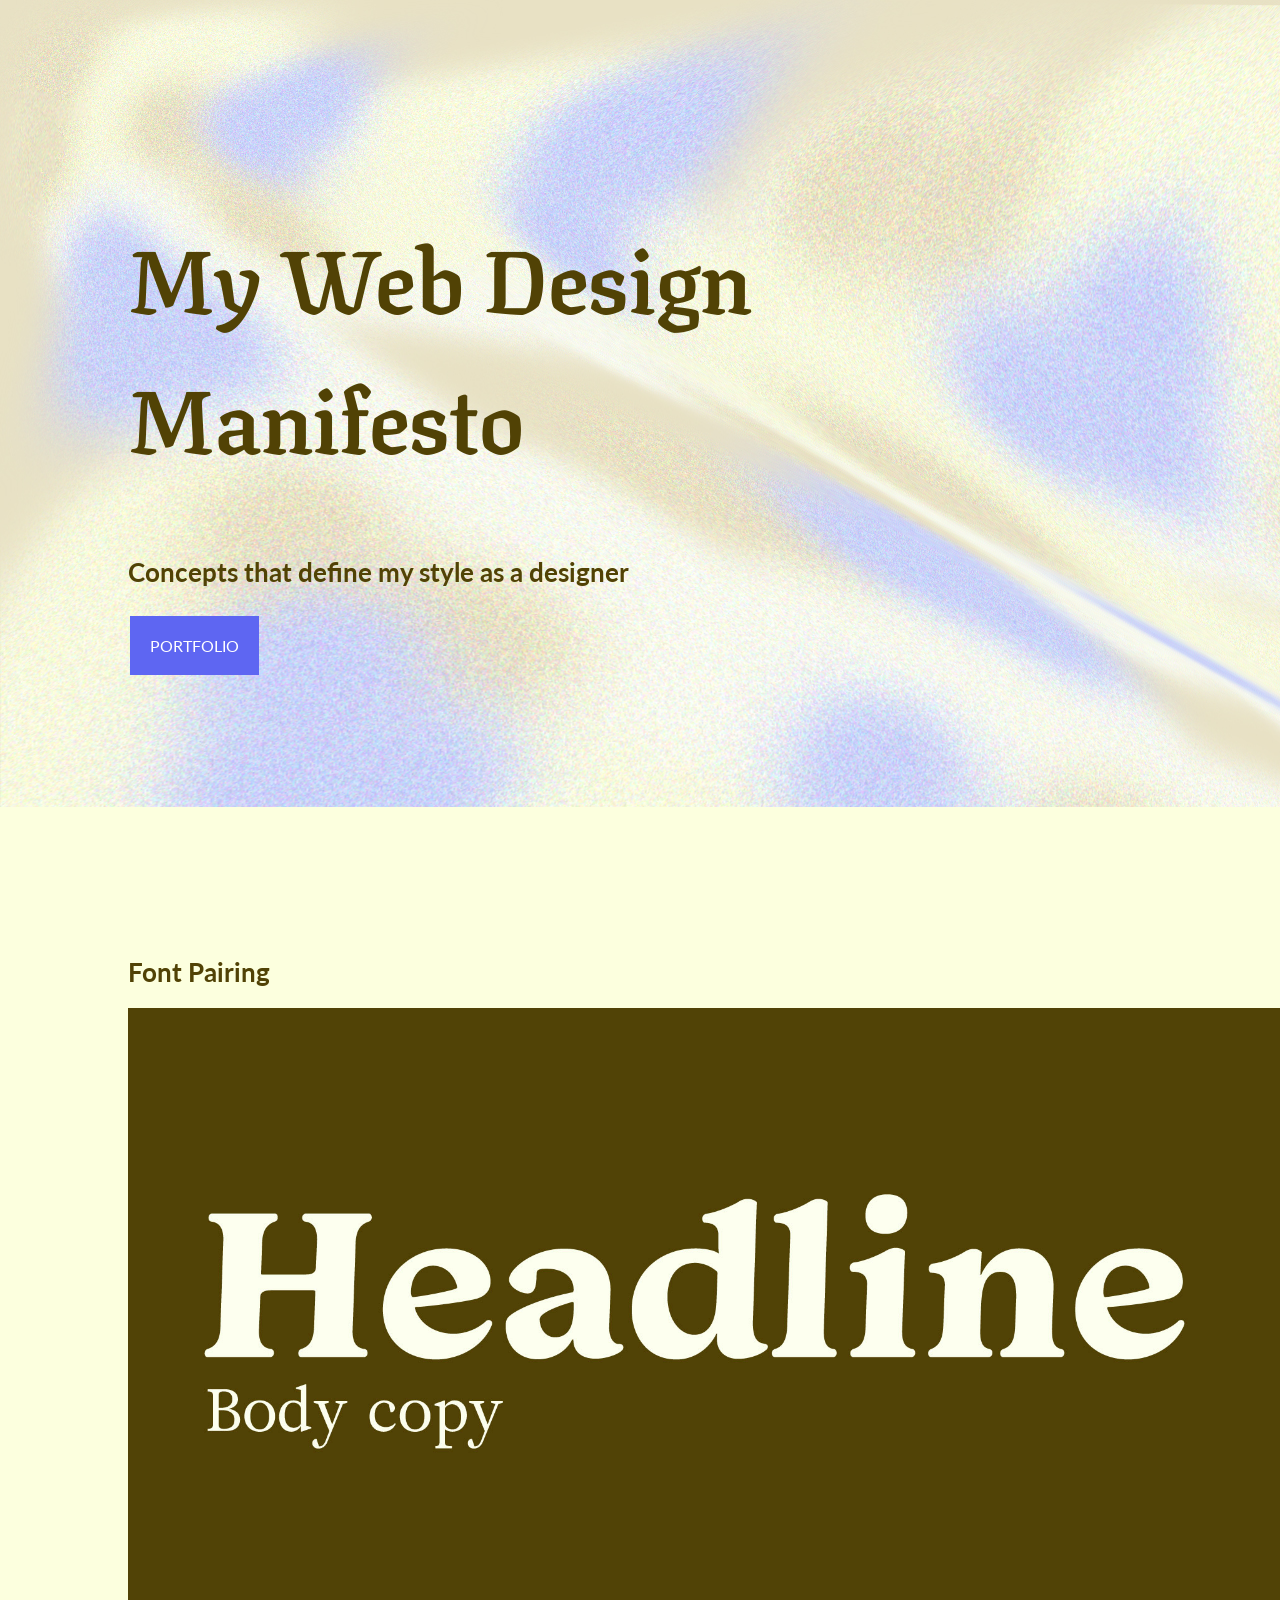
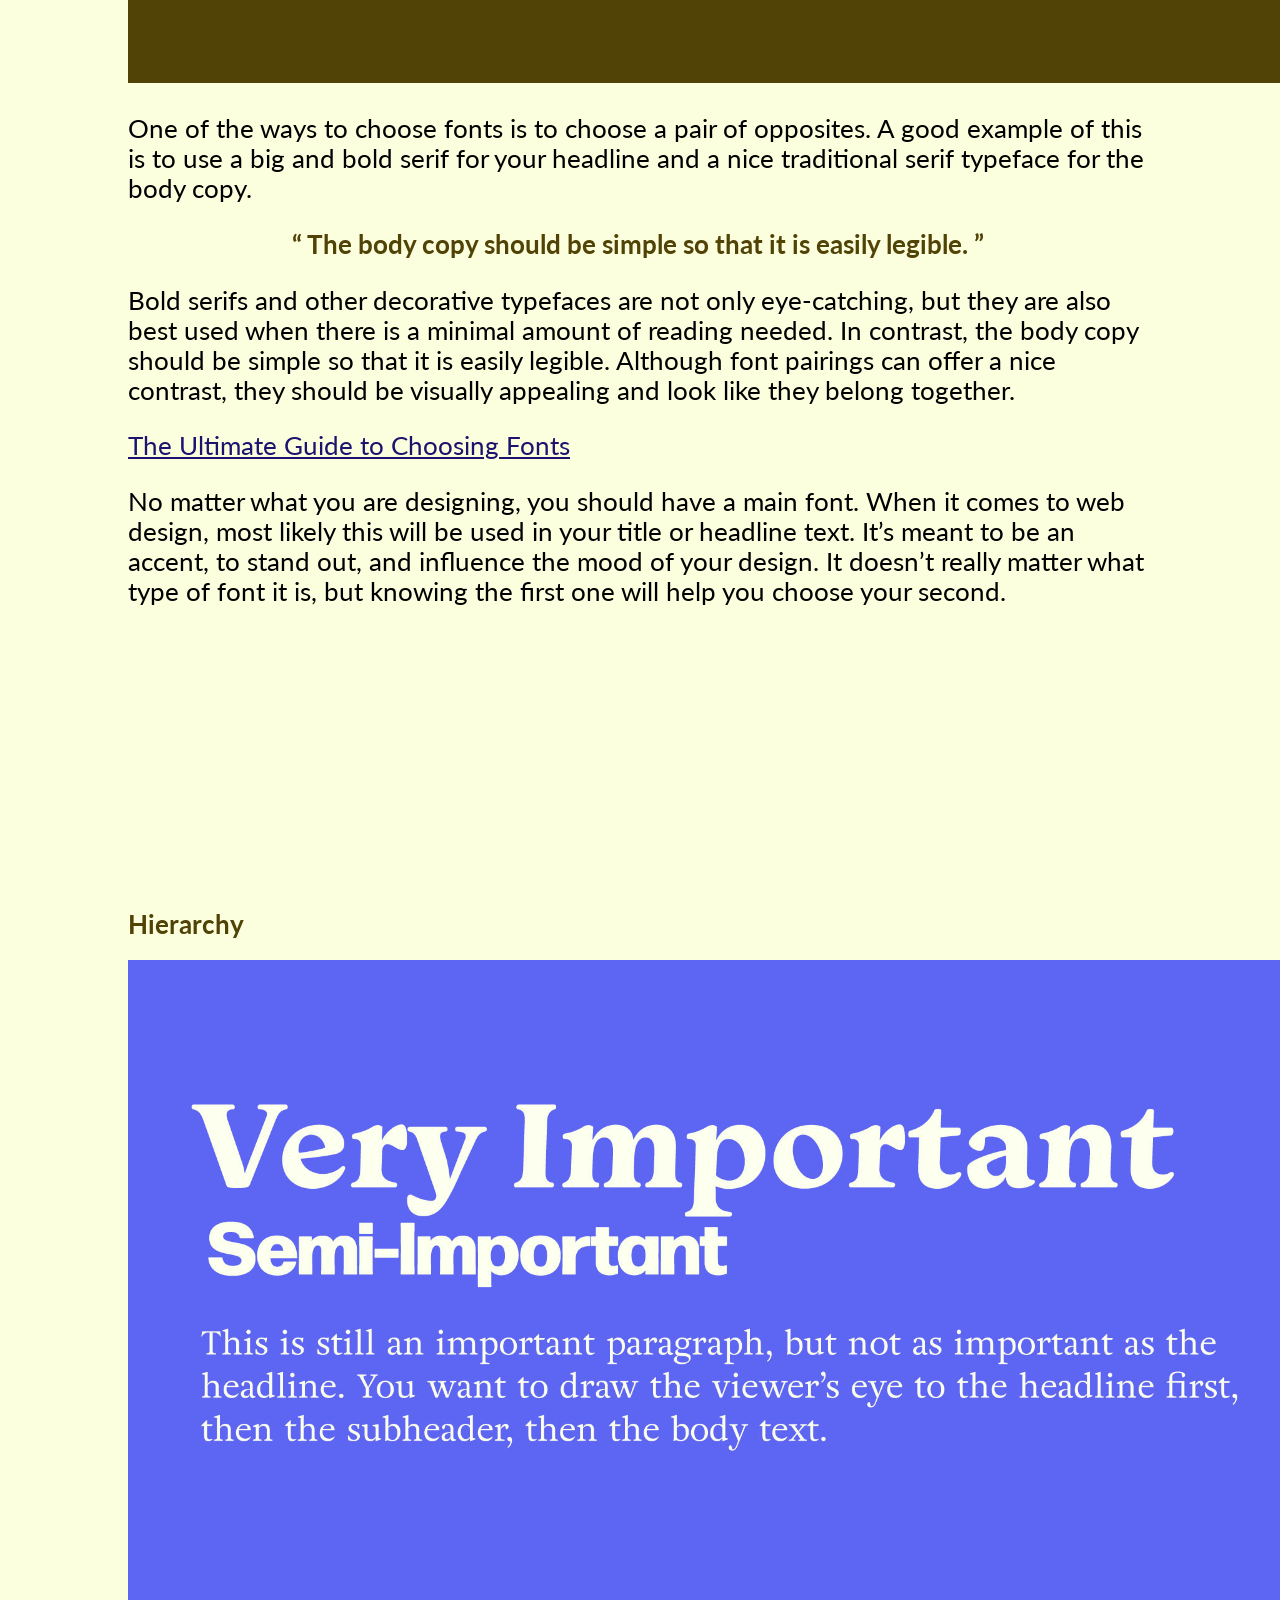
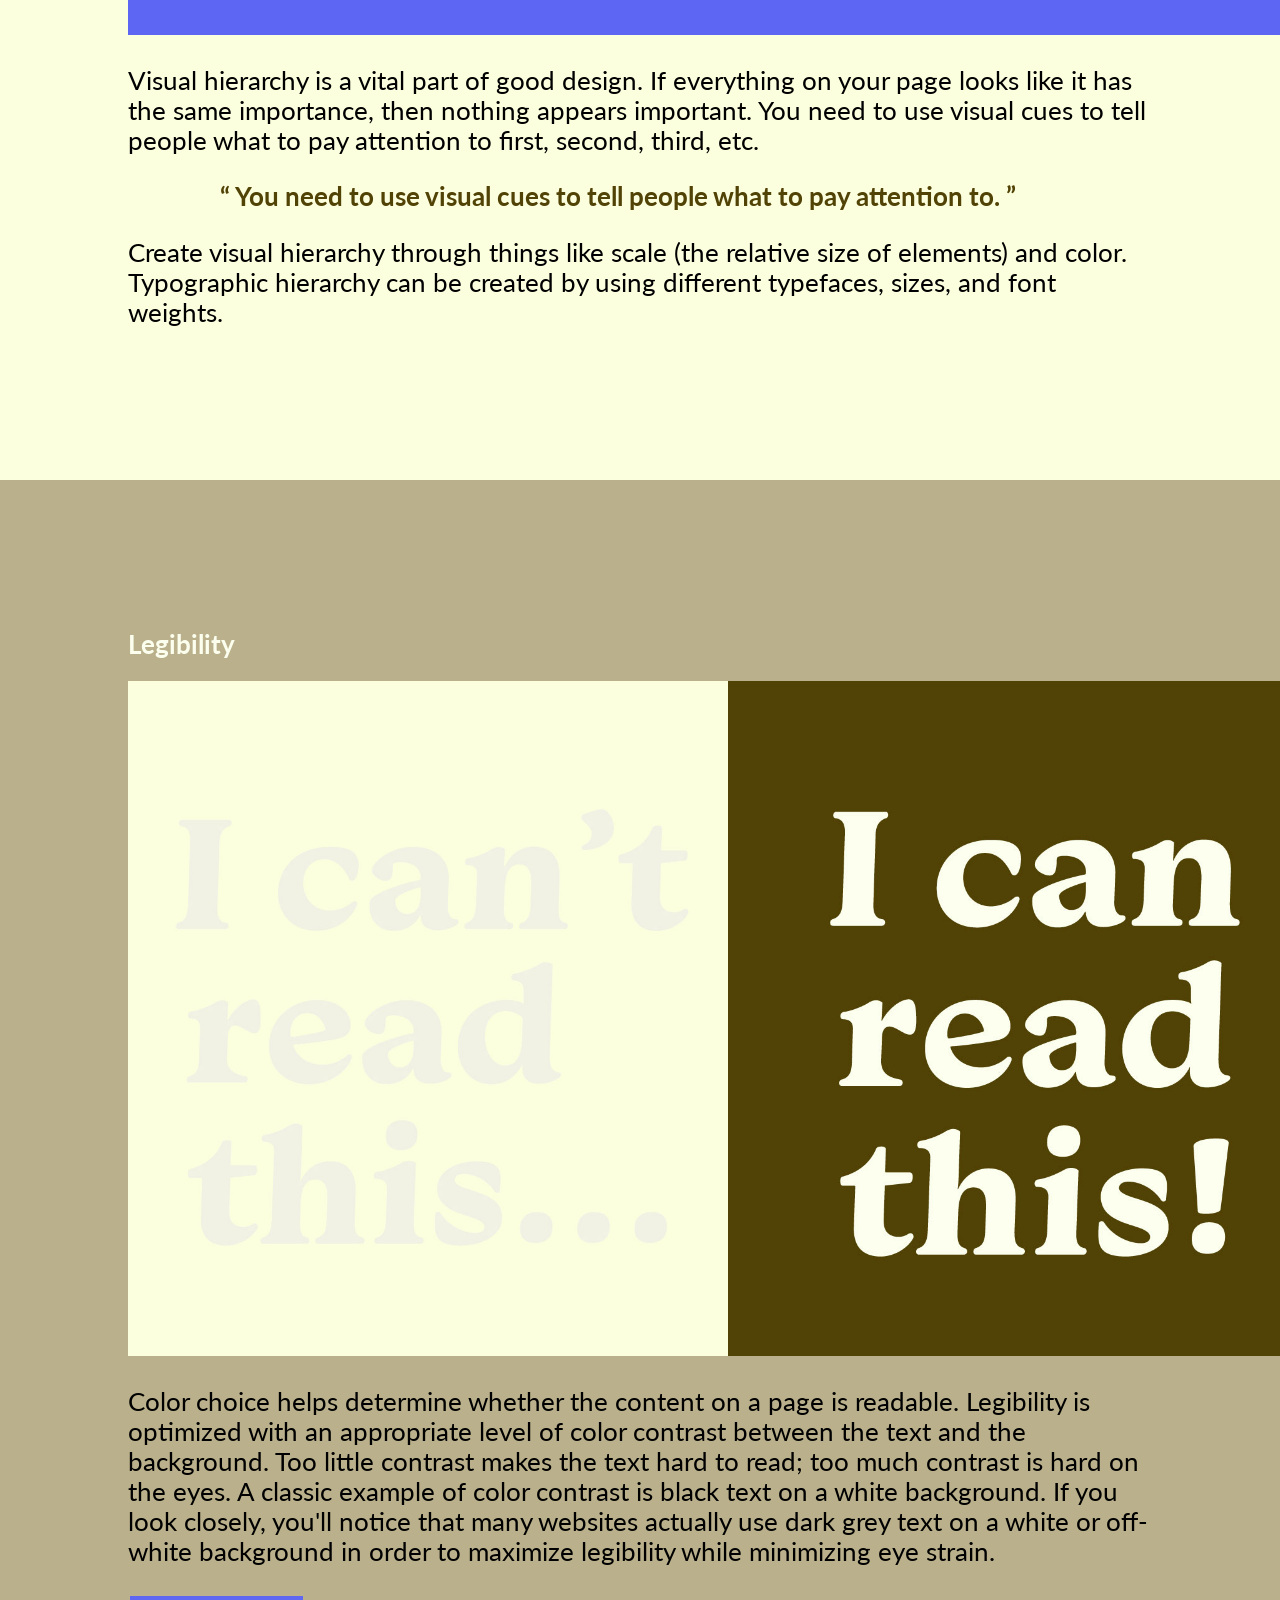
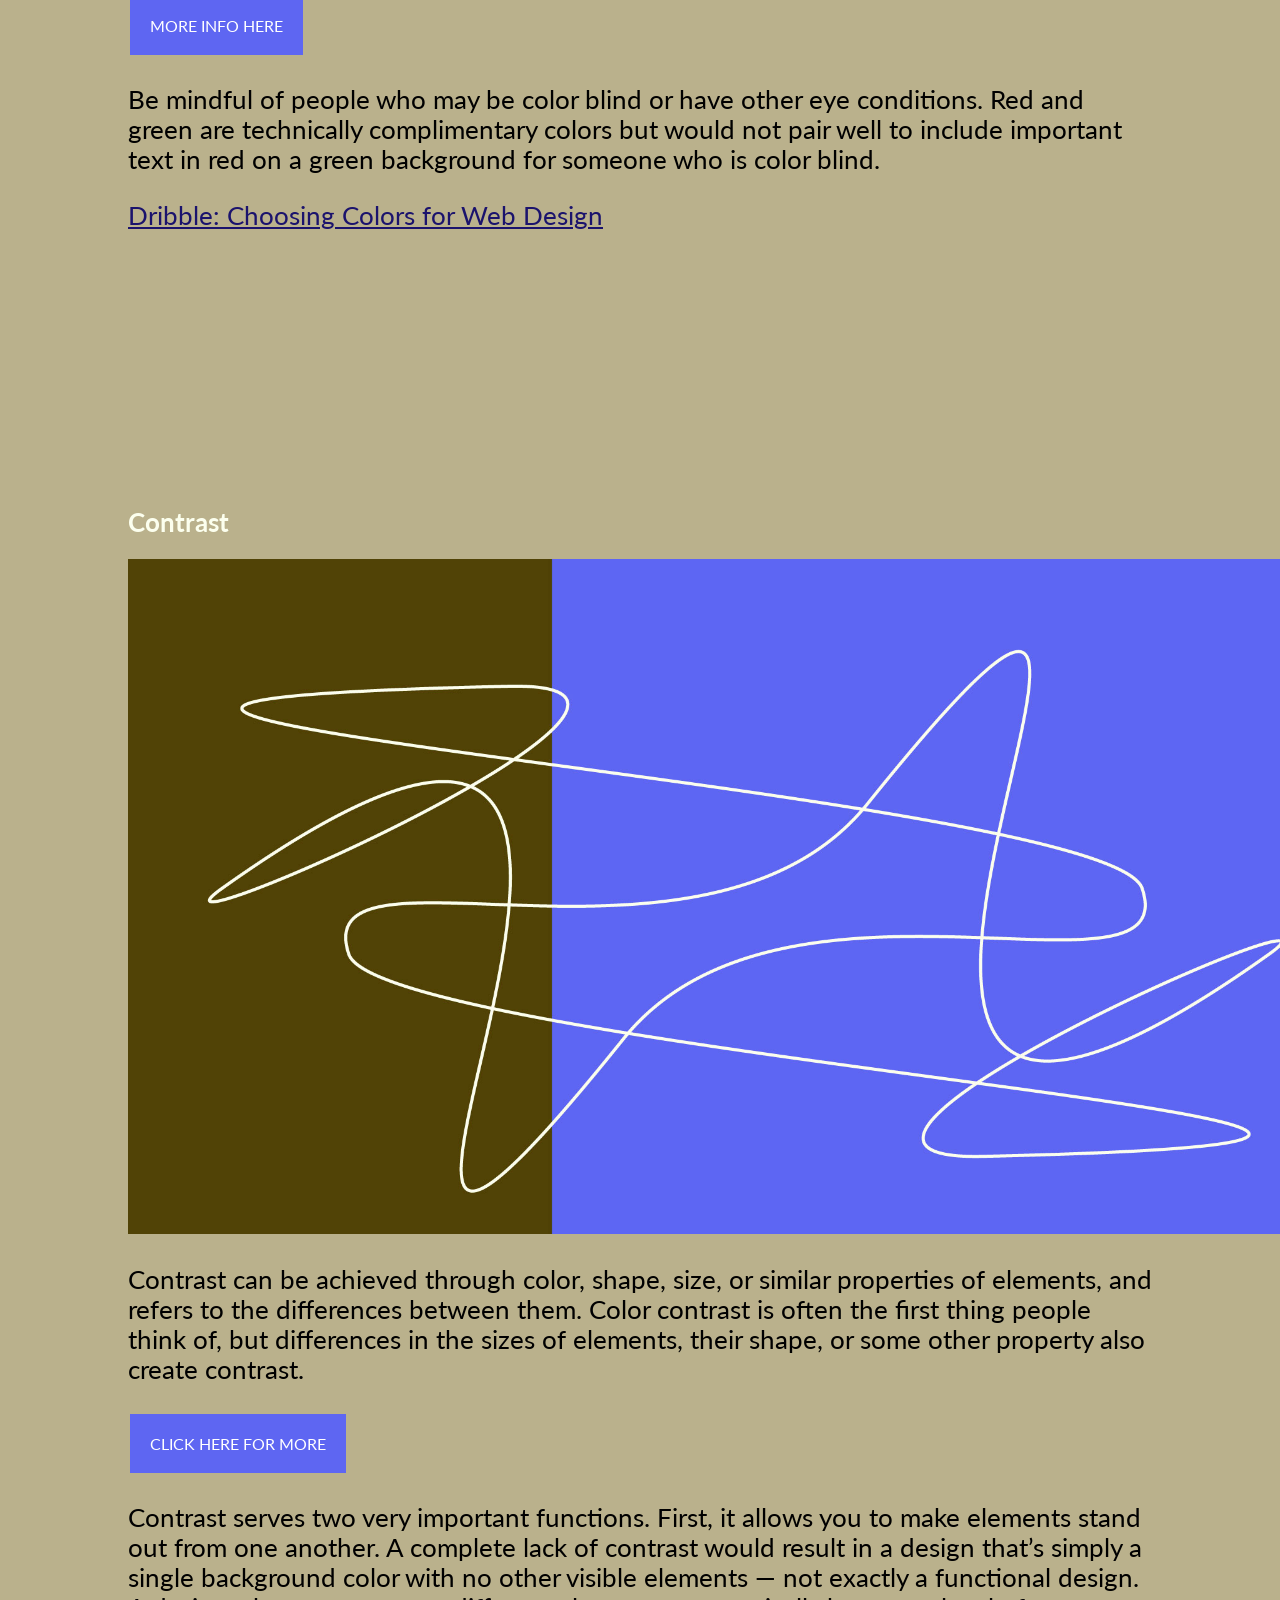
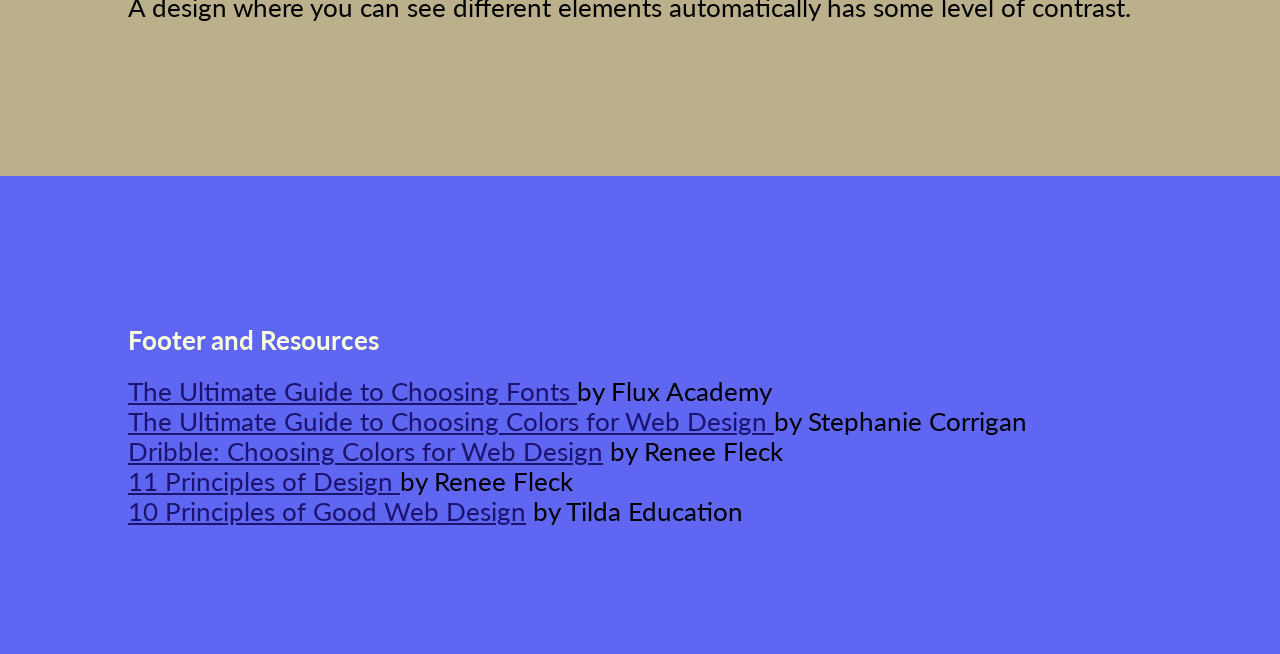
<file: index.html>
<!doctype html>
<html>
<head>
<meta charset="UTF-8">
<title> My Web Design Manifesto </title>
<link href="CSS Style Sheet.css" rel="stylesheet" type="text/css">
	
<link rel="preconnect" href="https://fonts.googleapis.com">
<link rel="preconnect" href="https://fonts.gstatic.com" crossorigin>
<link href="https://fonts.googleapis.com/css2?family=Lato:ital,wght@0,100;0,300;0,400;0,700;0,900;1,100;1,300;1,400;1,700;1,900&display=swap " rel="stylesheet">

<link rel="preconnect" href="https://fonts.googleapis.com">
<link rel="preconnect" href="https://fonts.gstatic.com" crossorigin>
<link href="https://fonts.googleapis.com/css2?family=Texturina:ital,opsz,wght@0,12..72,800;1,12..72,800&display=swap" rel="stylesheet">

</head>
	
<body>

	<!--Hero Section-->
	<section class="hero">
		<h1> My Web Design Manifesto </h1>  
		<h3> Concepts that define my style as a designer</h3>
		<div class="button">
			<a href="https://ellefortman.myportfolio.com" target="_blank">PORTFOLIO</a>
		</div>
	</section>
	
	<!--Typography Section-->
	<section>
	<h2> Font Pairing </h2>
	<img src="Images/fontpairing.jpg" alt="font pairing image" width="1200" height="auto"/> 
	<p> One of the ways to choose fonts is to choose a pair of opposites. A good example of this is to use a big and bold serif for your headline and a nice traditional serif typeface for the body copy. </p>
		
	<q class="qstyle1"> The body copy should be simple so that it is easily legible. </q>
	
	<p> Bold serifs and other decorative typefaces are not only eye-catching, but they are also best used when there is a minimal amount of reading needed. In contrast, the body copy should be simple so that it is easily legible. Although font pairings can offer a nice contrast, they should be visually appealing and look like they belong together. </p>
		
	<a href="https://www.flux-academy.com/blog/the-ultimate-guide-to-choosing-fonts" target="_blank"> The Ultimate Guide to Choosing Fonts </a>
		
	<p> No matter what you are designing, you should have a main font. When it comes to web design, most likely this will be used in your title or headline text. It’s meant to be an accent, to stand out, and influence the mood of your design. It doesn’t really matter what type of font it is, but knowing the first one will help you choose your second.</p>
	
	</section>
	
	<section>
	<h2> Hierarchy </h2>
	<img src="Images/hierarchy.jpg" alt="hierarchy image" width="1200" height="auto"/>
	<p> Visual hierarchy is a vital part of good design. If everything on your page looks like it has the same importance, then nothing appears important. You need to use visual cues to tell people what to pay attention to first, second, third, etc.</p>
	
	<q class="qstyle2"> You need to use visual cues to tell people what to pay attention to. </q>
		
	<p> Create visual hierarchy through things like scale (the relative size of elements) and color. Typographic hierarchy can be created by using different typefaces, sizes, and font weights.</p>
	</section>
	
	<section class="sectionBG">
	<h2 class="h2cream"> Legibility </h2>
  	<img src="Images/legibility.jpg" alt="non-legible image" width="1200" height="auto"/>

	<p> Color choice helps determine whether the content on a page is readable. Legibility is optimized with an appropriate level of color contrast between the text and the background. Too little contrast makes the text hard to read; too much contrast is hard on the eyes. A classic example of color contrast is black text on a white background. If you look closely, you'll notice that many websites actually use dark grey text on a white or off-white background in order to maximize legibility while minimizing eye strain.</p>
		
	<div class="button">
			<a href="https://www.flux-academy.com/blog/ultimate-guide-to-choosing-colors-for-web-design" target="_blank">MORE INFO HERE</a>
		</div>
	
	<p> Be mindful of people who may be color blind or have other eye conditions. Red and green are technically complimentary colors but would not pair well to include important text in red on a green background for someone who is color blind.</p>
		
	<a href="https://dribbble.com/stories/2018/12/19/choosing-colors-for-web-design-a-practical-ui-color-application-guide" target="_blank"> Dribble: Choosing Colors for Web Design</a>
	
	</section>
	
	<section class="sectionBG">
	<h2 class="h2cream"> Contrast </h2>
	<img src="Images/contrast.jpg" alt="contrasting colors image" width="1200" height="auto"/>
	<p> Contrast can be achieved through color, shape, size, or similar properties of elements, and refers to the differences between them. Color contrast is often the first thing people think of, but differences in the sizes of elements, their shape, or some other property also create contrast.</p>
		
	<div class="button">
			<a href="https://tilda.education/en/web-design-principles#color" target="_blank">CLICK HERE FOR MORE</a>
		</div>
		
	<p> Contrast serves two very important functions. First, it allows you to make elements stand out from one another. A complete lack of contrast would result in a design that’s simply a single background color with no other visible elements — not exactly a functional design. A design where you can see different elements automatically has some level of contrast.</p>
	</section>
	
	<footer>
	<h2 class="h3footer"> Footer and Resources </h2>
		
		<a href="https://www.flux-academy.com/blog/the-ultimate-guide-to-choosing-fonts" target="_blank"> The Ultimate Guide to Choosing Fonts </a> by Flux Academy
		<br>
		<a href="https://www.flux-academy.com/blog/ultimate-guide-to-choosing-colors-for-web-design" target="_blank"> The Ultimate Guide to Choosing Colors for Web Design </a> 	by Stephanie Corrigan
		<br>
		<a href="https://dribbble.com/stories/2018/12/19/choosing-colors-for-web-design-a-practical-ui-color-application-guide" target="_blank"> Dribble: Choosing Colors for 	Web Design</a> by Renee Fleck
		<br>
		<a href="https://dribbble.com/resources/education/principles-of-design" target="_blank"> 11 Principles of Design </a> by Renee Fleck
		<br> 
		<a href="https://tilda.education/en/web-design-principles" target="_blank"> 10 Principles of Good Web Design</a> by Tilda Education
	</footer>
		

	
	
</body>
</html>
</file>
<file: CSS Style Sheet.css>
@charset "UTF-8";

body {
	
	font-family: "Lato", sans-serif;
  	font-weight: 400;
  	font-style: normal;
	font-size: 1.6em;
	font-color: #514205;
  	font-variation-settings:
    "width" 100;

	margin: 0;
}

/*original font for title of hero section
	font-family: "Lato", sans-serif;
  	font-weight: 900;
  	font-style: normal;
*/

h1	{
  font-family: "Texturina", serif;
  font-optical-sizing: auto;
  font-weight: 700;
  font-style: normal;
	font-size: 7vw;
	color: #514205;
}

h2	{
  	font-family: "Lato", sans-serif;
  	font-weight: 700;
  	font-style: normal;
	font-size: 2vw;
	color: #514205;
}

/*changes h2 title to cream color*/
.h2cream {
  	font-family: "Lato", sans-serif;
  	font-weight: 700;
  	font-style: normal;
	font-size: 2vw;
	color: #fcffee;
}

h3{
	font-family: "Lato", sans-serif;
  	font-weight: 700;
  	font-style: normal;
	font-size: 2vw;
	color: #514205;
}

/*h3 footer title color*/
.h3footer{
	font-family: "Lato", sans-serif;
  	font-weight: 700;
  	font-style: normal;
	font-size: 2vw;
	color: #fcffde;
}

/*quote styling for font pairing section*/
.qstyle1{
	font-family: "Lato", sans-serif;
  	font-weight: 700;
  	font-style: normal;
	font-size: 2vw;
	color: #514205;
	padding: 16%;

}

/*quorte styling for hierarchy section*/
.qstyle2{
	font-family: "Lato", sans-serif;
  	font-weight: 700;
  	font-style: normal;
	font-size: 2vw;
	color: #514205;
	padding: 9%;
}


section {
	padding: 10%;
	background-color: #fcffde;
}

/*background color for color principle sections*/
.sectionBG{
	background-color: #bab18c;
	overflow:auto;
	
}

footer {
	padding: 10%;
	background-color: #5e66f2

}

a {
	/*text-decoration: none;*/
	color: #1b136d;
}


a:hover {
	
	color: #cad2ff;
}

/*text-decoration: none;
.content a {
	
	color:#514205;
	
}

.content-hover a {
	
	color: #bab18c;
}

.site-footer a {
	
	color:#fcffde;
}


.footer-hover a {
	
	color: #bab18c;
}
*/


.button a {
  background-color: #5e66f2;
  border: none;
  color: white;
  padding: 20px;
  text-align: center;
  text-decoration: none;
  display: inline-block;
  font-size: 16px;
  margin: 4px 2px;
  cursor: pointer;
	border-radius: 5 px;
}


.button a:hover {
	background-color:#514205;
}

.center{
	
	display: flex;
	justify-content: center;
		
}

.left{
	
	float: left;
	padding-right: 40px;
	padding-bottom: 30px;
}

.right{
	
	float: right;
	
}

.hero {
	background-image:url("Images/WebpageHero3.jpg");
	background-repeat: no-repeat;
}
</file>
